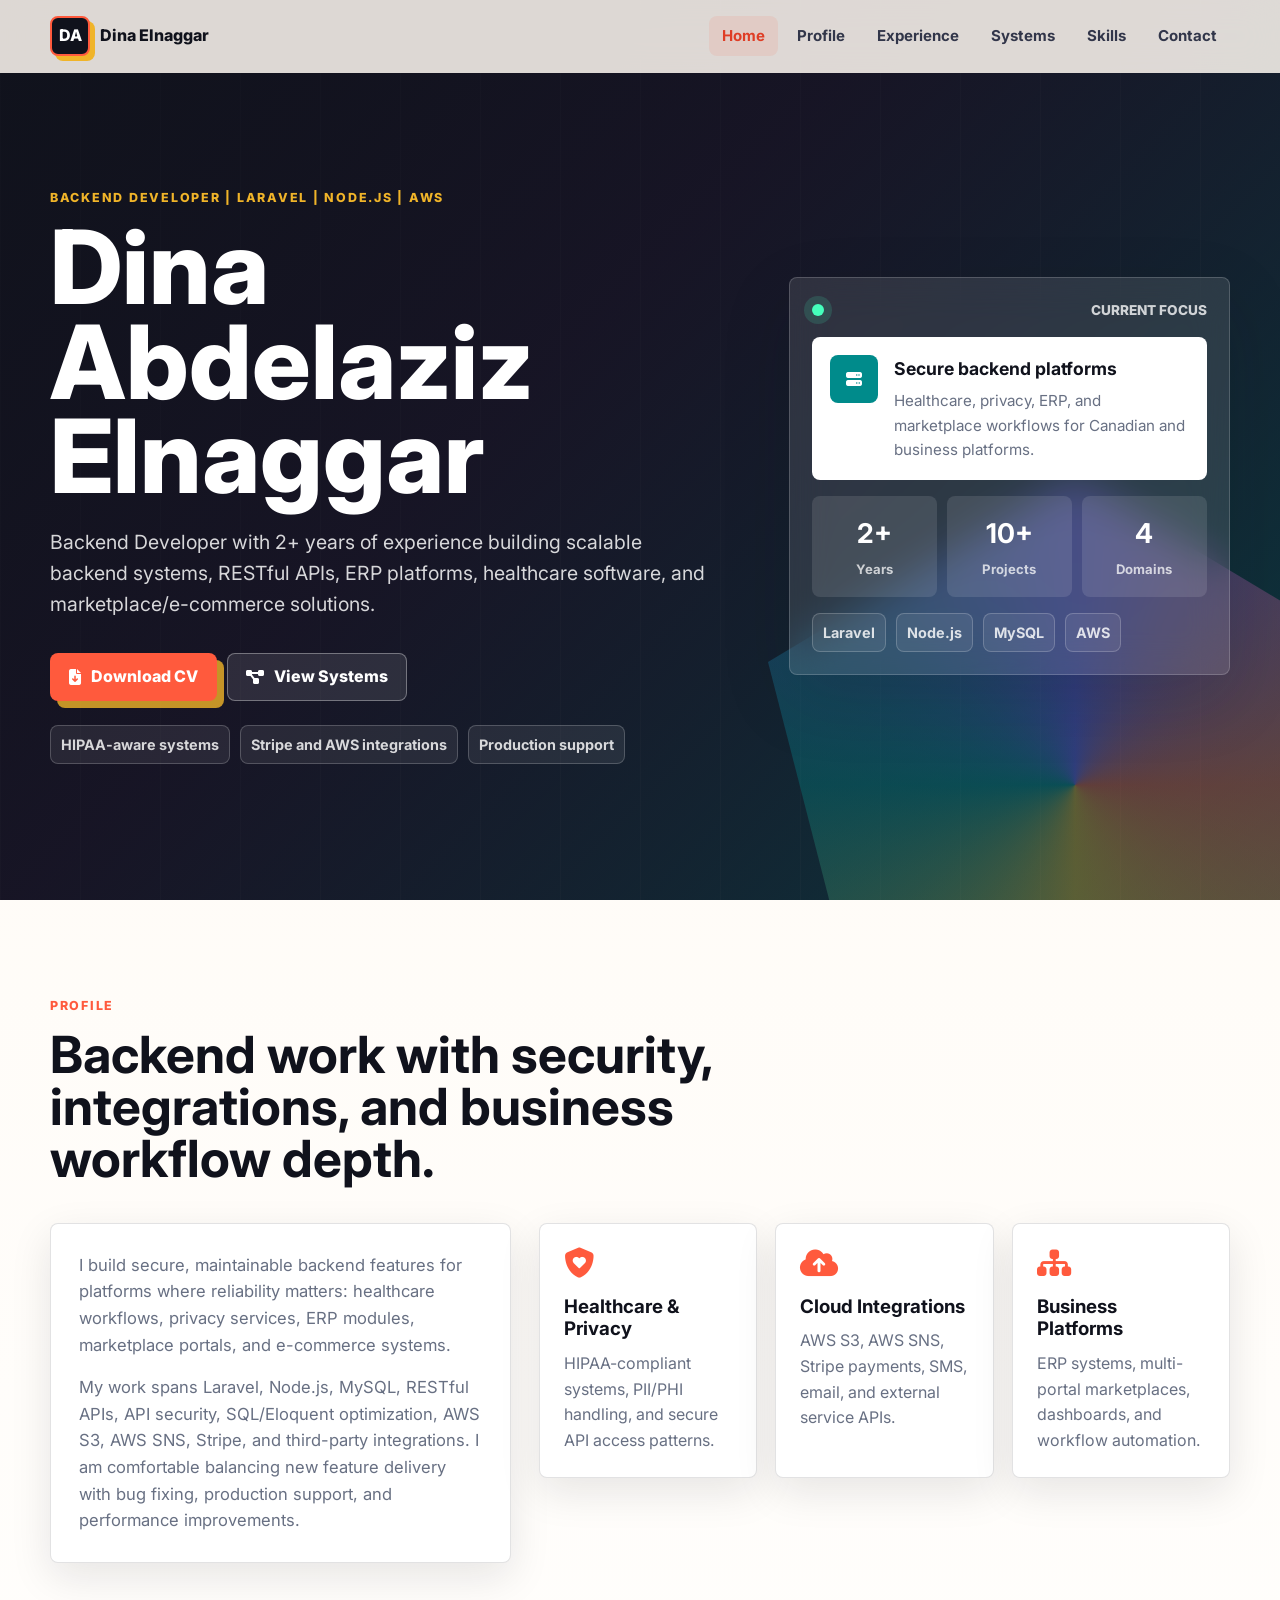
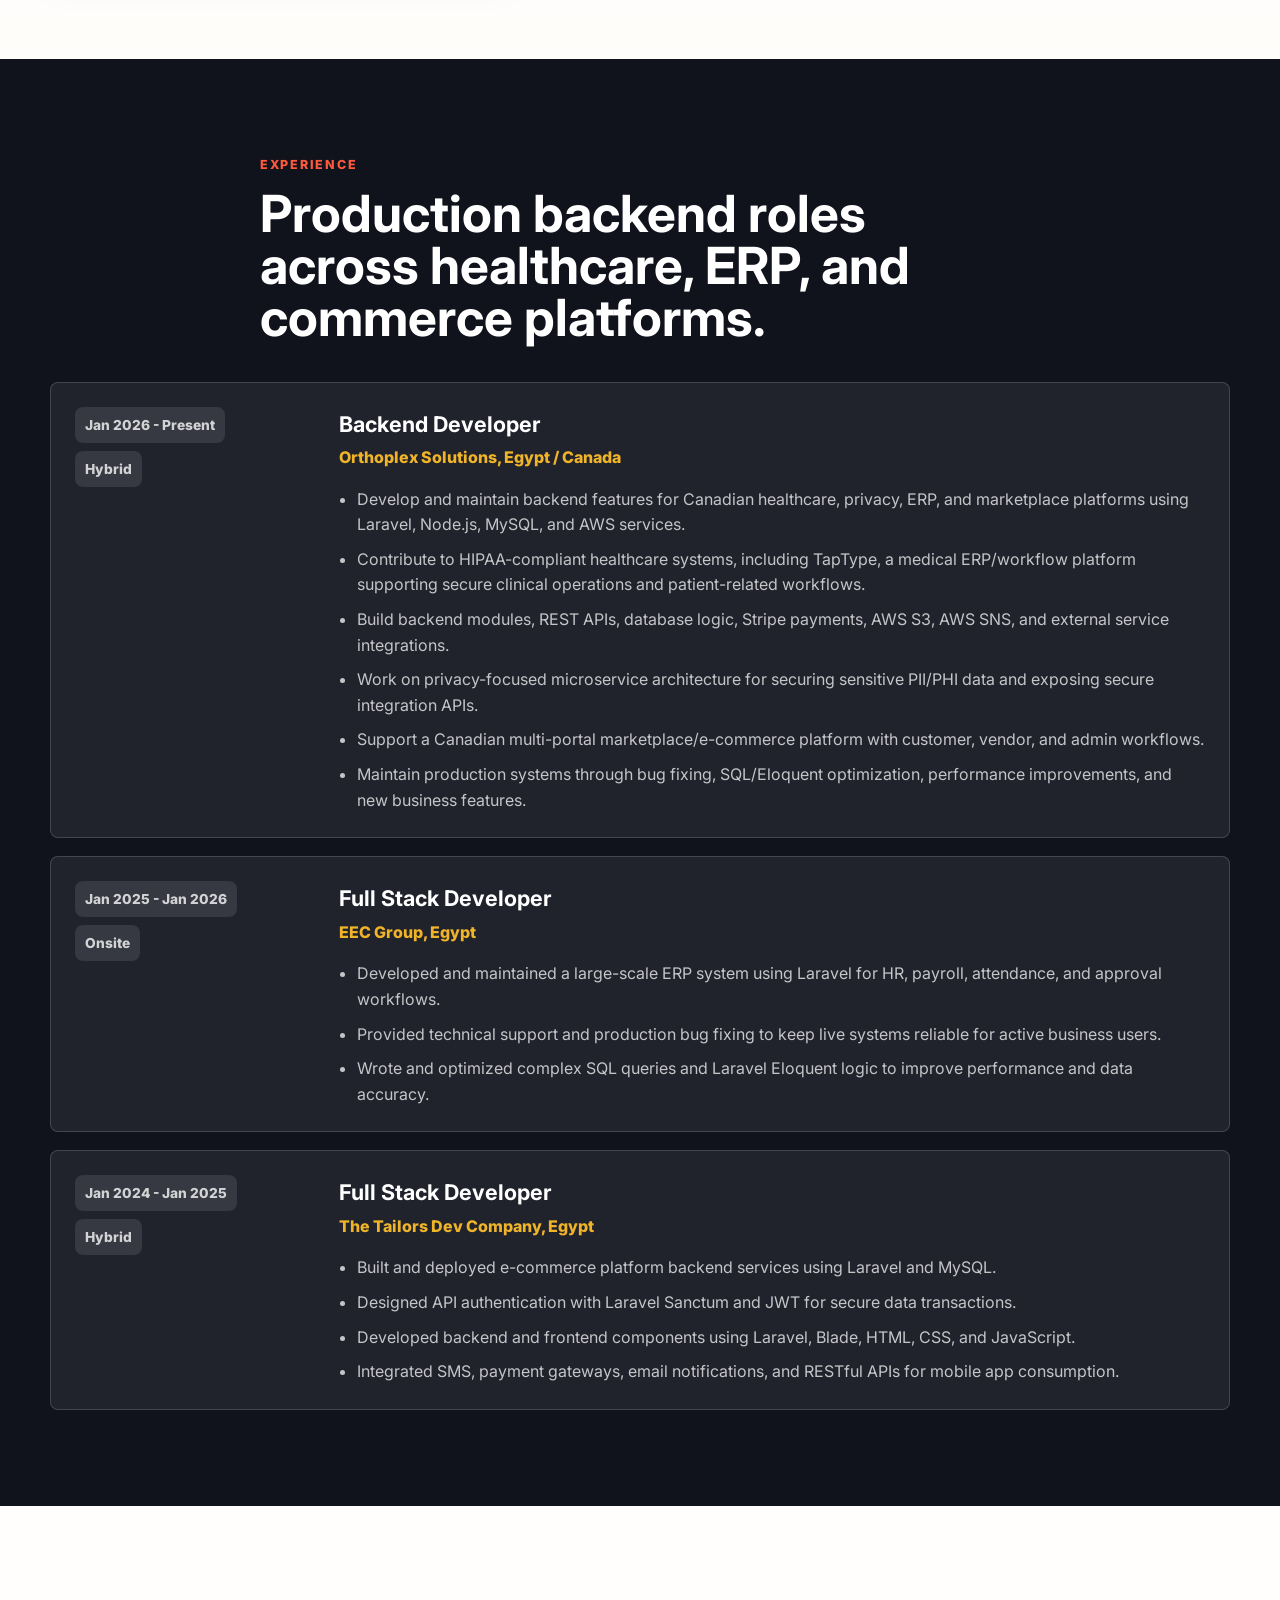
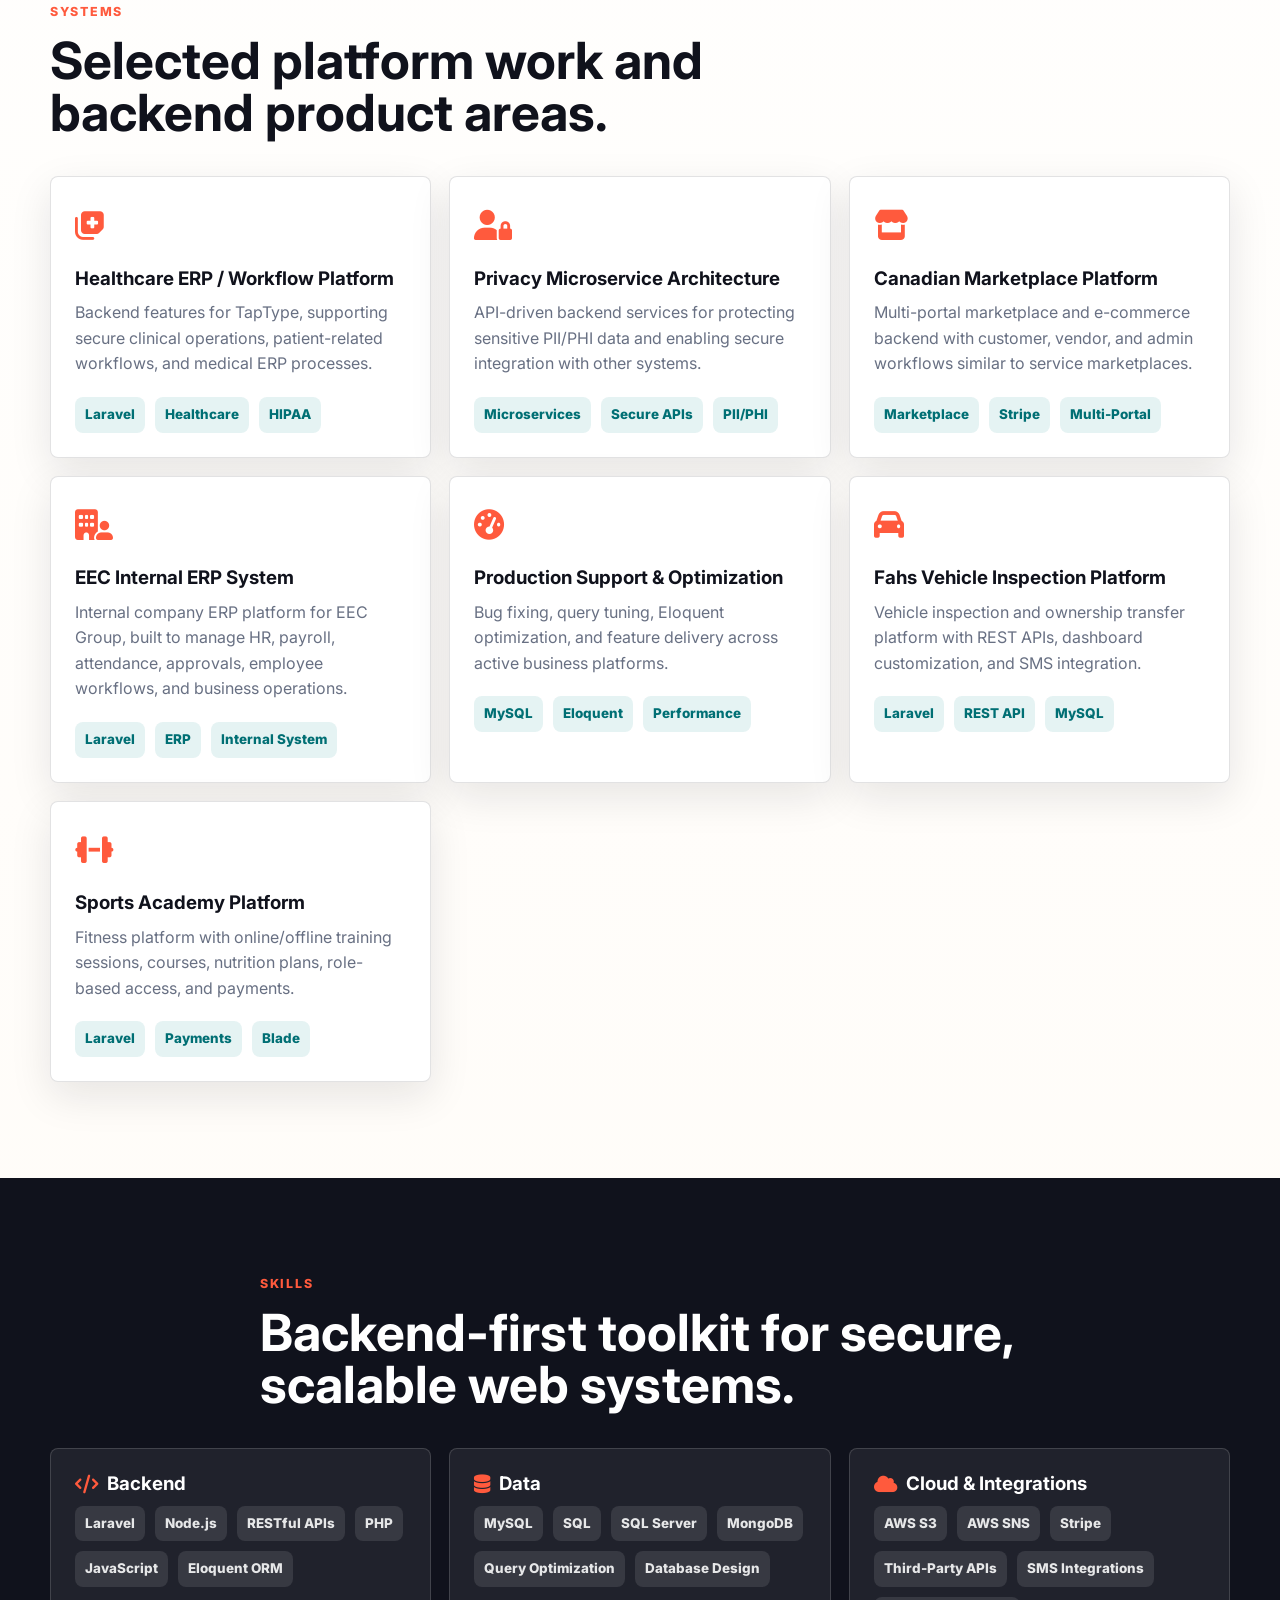
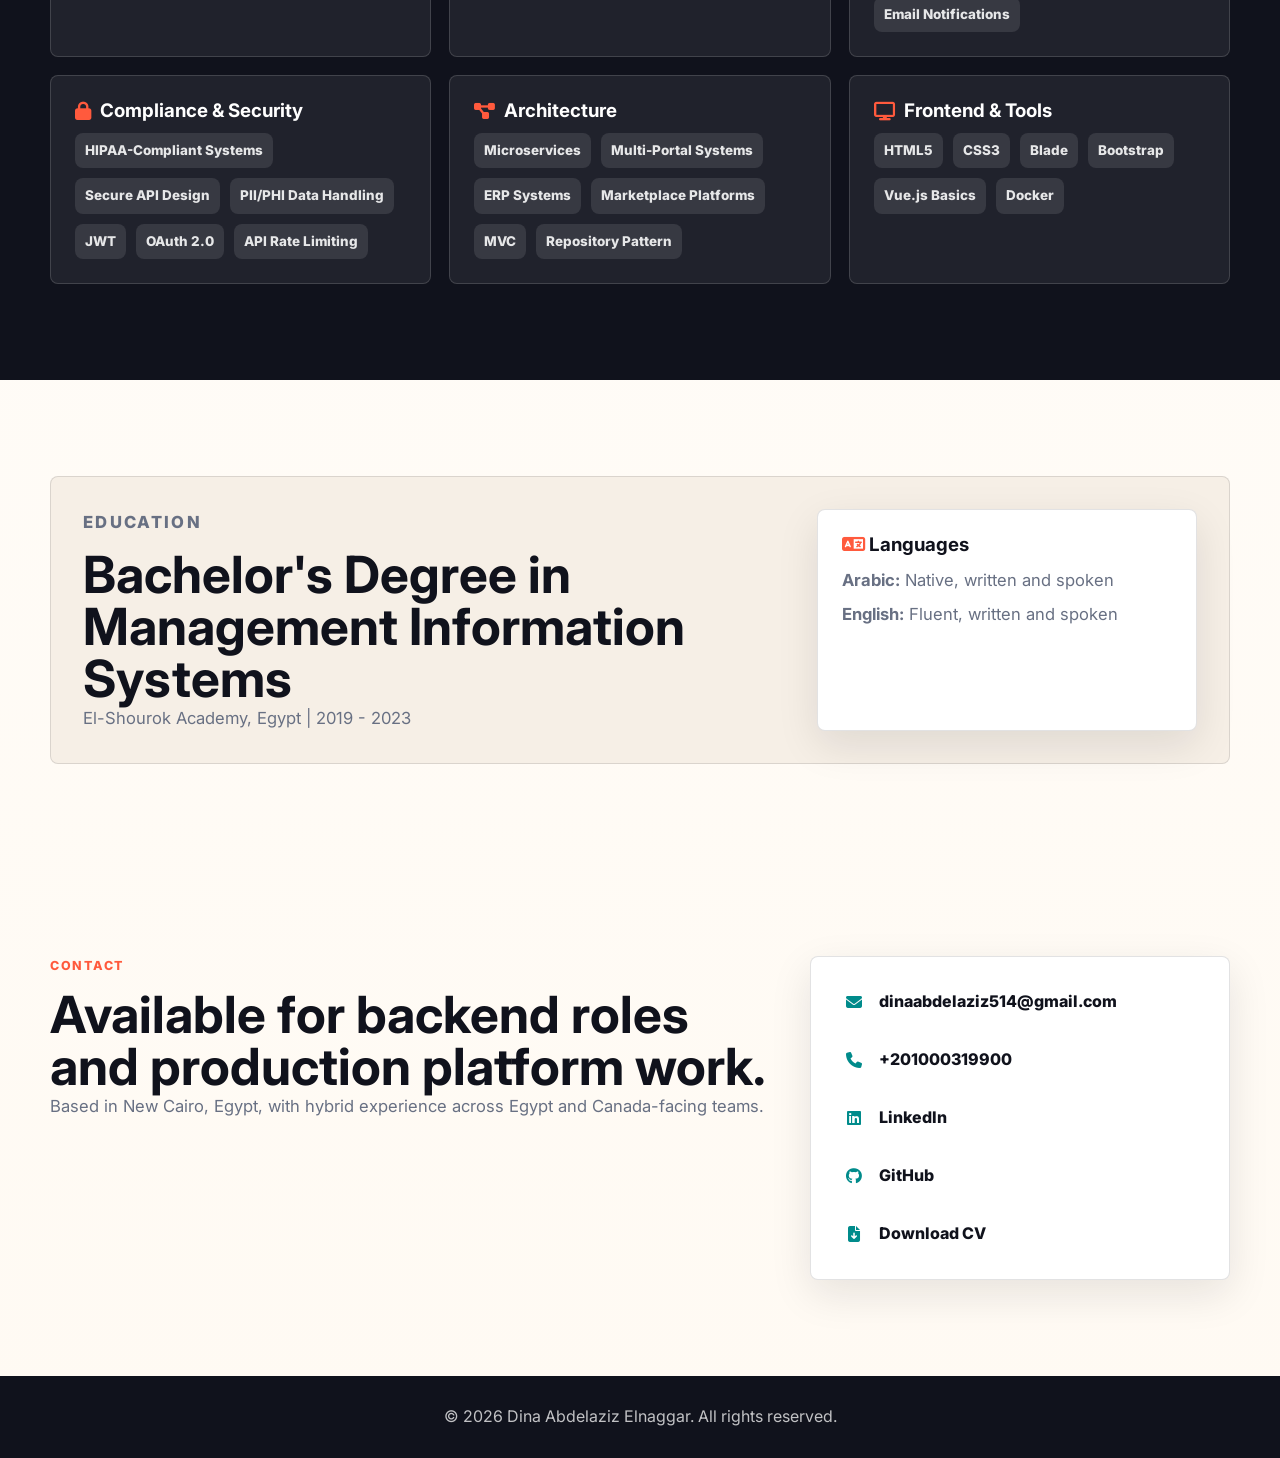
<file: index.html>
<!DOCTYPE html>
<html lang="en">
<head>
    <meta charset="UTF-8">
    <meta name="viewport" content="width=device-width, initial-scale=1.0">
    <meta name="description" content="Dina Abdelaziz Elnaggar is a backend developer building Laravel, Node.js, REST API, ERP, healthcare, marketplace, AWS, and secure integration systems.">
    <meta name="author" content="Dina Abdelaziz Elnaggar">
    <meta property="og:title" content="Dina Abdelaziz Elnaggar - Backend Developer">
    <meta property="og:description" content="Backend developer focused on secure APIs, healthcare software, ERP platforms, marketplace systems, AWS integrations, Stripe, and production support.">
    <meta property="og:type" content="website">
    <title>Dina Abdelaziz Elnaggar - Backend Developer</title>

    <link rel="icon" type="image/svg+xml" href="favicon.svg">
    <link rel="manifest" href="site.webmanifest">
    <link rel="preconnect" href="https://fonts.googleapis.com">
    <link rel="preconnect" href="https://fonts.gstatic.com" crossorigin>
    <link href="https://fonts.googleapis.com/css2?family=Inter:wght@400;500;600;700;800&amp;display=swap" rel="stylesheet">
    <link rel="stylesheet" href="https://cdnjs.cloudflare.com/ajax/libs/font-awesome/6.4.0/css/all.min.css">
    <link rel="stylesheet" href="styles.css">
    <script>document.documentElement.classList.add('js');</script>
</head>
<body>
    <header class="site-header" data-header>
        <nav class="nav-shell" aria-label="Main navigation">
            <a class="brand" href="#home" aria-label="Dina Abdelaziz Elnaggar home">
                <span class="brand-mark">DA</span>
                <span>Dina Elnaggar</span>
            </a>

            <button class="nav-toggle" type="button" aria-label="Open navigation menu" aria-expanded="false" aria-controls="nav-menu" data-nav-toggle>
                <span></span>
                <span></span>
                <span></span>
            </button>

            <ul id="nav-menu" class="nav-menu" data-nav-menu>
                <li><a class="nav-link" href="#home">Home</a></li>
                <li><a class="nav-link" href="#about">Profile</a></li>
                <li><a class="nav-link" href="#experience">Experience</a></li>
                <li><a class="nav-link" href="#projects">Systems</a></li>
                <li><a class="nav-link" href="#skills">Skills</a></li>
                <li><a class="nav-link" href="#contact">Contact</a></li>
            </ul>
        </nav>
    </header>

    <main>
        <section id="home" class="hero section-band">
            <div class="hero-grid">
                <div class="hero-copy reveal">
                    <p class="eyebrow">Backend Developer | Laravel | Node.js | AWS</p>
                    <h1>Dina Abdelaziz Elnaggar</h1>
                    <p class="hero-lede">
                        Backend Developer with 2+ years of experience building scalable backend systems, RESTful APIs, ERP platforms, healthcare software, and marketplace/e-commerce solutions.
                    </p>
                    <div class="hero-actions">
                        <a class="btn btn-primary" href="assets/Dina-Abdelaziz-Elnaggar-CV.pdf" download>
                            <i class="fa-solid fa-file-arrow-down" aria-hidden="true"></i>
                            Download CV
                        </a>
                        <a class="btn btn-secondary" href="#projects">
                            <i class="fa-solid fa-diagram-project" aria-hidden="true"></i>
                            View Systems
                        </a>
                    </div>
                    <div class="hero-proof" aria-label="Professional focus areas">
                        <span>HIPAA-aware systems</span>
                        <span>Stripe and AWS integrations</span>
                        <span>Production support</span>
                    </div>
                </div>

                <aside class="hero-panel reveal" aria-label="Backend specialization snapshot">
                    <div class="panel-header">
                        <span class="status-dot"></span>
                        <span>Current Focus</span>
                    </div>
                    <div class="system-card primary-system">
                        <i class="fa-solid fa-server" aria-hidden="true"></i>
                        <div>
                            <h2>Secure backend platforms</h2>
                            <p>Healthcare, privacy, ERP, and marketplace workflows for Canadian and business platforms.</p>
                        </div>
                    </div>
                    <div class="metric-grid">
                        <div>
                            <strong>2+</strong>
                            <span>Years</span>
                        </div>
                        <div>
                            <strong>10+</strong>
                            <span>Projects</span>
                        </div>
                        <div>
                            <strong>4</strong>
                            <span>Domains</span>
                        </div>
                    </div>
                    <div class="stack-strip">
                        <span>Laravel</span>
                        <span>Node.js</span>
                        <span>MySQL</span>
                        <span>AWS</span>
                    </div>
                </aside>
            </div>
        </section>

        <section id="about" class="about section-band">
            <div class="section-heading reveal">
                <p class="eyebrow">Profile</p>
                <h2>Backend work with security, integrations, and business workflow depth.</h2>
            </div>
            <div class="about-grid">
                <div class="about-copy reveal">
                    <p>
                        I build secure, maintainable backend features for platforms where reliability matters: healthcare workflows, privacy services, ERP modules, marketplace portals, and e-commerce systems.
                    </p>
                    <p>
                        My work spans Laravel, Node.js, MySQL, RESTful APIs, API security, SQL/Eloquent optimization, AWS S3, AWS SNS, Stripe, and third-party integrations. I am comfortable balancing new feature delivery with bug fixing, production support, and performance improvements.
                    </p>
                </div>
                <div class="focus-grid reveal" aria-label="Backend capabilities">
                    <div class="focus-item">
                        <i class="fa-solid fa-shield-heart" aria-hidden="true"></i>
                        <h3>Healthcare & Privacy</h3>
                        <p>HIPAA-compliant systems, PII/PHI handling, and secure API access patterns.</p>
                    </div>
                    <div class="focus-item">
                        <i class="fa-solid fa-cloud-arrow-up" aria-hidden="true"></i>
                        <h3>Cloud Integrations</h3>
                        <p>AWS S3, AWS SNS, Stripe payments, SMS, email, and external service APIs.</p>
                    </div>
                    <div class="focus-item">
                        <i class="fa-solid fa-sitemap" aria-hidden="true"></i>
                        <h3>Business Platforms</h3>
                        <p>ERP systems, multi-portal marketplaces, dashboards, and workflow automation.</p>
                    </div>
                </div>
            </div>
        </section>

        <section id="experience" class="experience section-band">
            <div class="section-heading reveal">
                <p class="eyebrow">Experience</p>
                <h2>Production backend roles across healthcare, ERP, and commerce platforms.</h2>
            </div>

            <div class="timeline" aria-label="Professional experience timeline">
                <article class="timeline-card reveal">
                    <div class="timeline-meta">
                        <span>Jan 2026 - Present</span>
                        <span>Hybrid</span>
                    </div>
                    <div class="timeline-body">
                        <h3>Backend Developer</h3>
                        <p class="company">Orthoplex Solutions, Egypt / Canada</p>
                        <ul>
                            <li>Develop and maintain backend features for Canadian healthcare, privacy, ERP, and marketplace platforms using Laravel, Node.js, MySQL, and AWS services.</li>
                            <li>Contribute to HIPAA-compliant healthcare systems, including TapType, a medical ERP/workflow platform supporting secure clinical operations and patient-related workflows.</li>
                            <li>Build backend modules, REST APIs, database logic, Stripe payments, AWS S3, AWS SNS, and external service integrations.</li>
                            <li>Work on privacy-focused microservice architecture for securing sensitive PII/PHI data and exposing secure integration APIs.</li>
                            <li>Support a Canadian multi-portal marketplace/e-commerce platform with customer, vendor, and admin workflows.</li>
                            <li>Maintain production systems through bug fixing, SQL/Eloquent optimization, performance improvements, and new business features.</li>
                        </ul>
                    </div>
                </article>

                <article class="timeline-card reveal">
                    <div class="timeline-meta">
                        <span>Jan 2025 - Jan 2026</span>
                        <span>Onsite</span>
                    </div>
                    <div class="timeline-body">
                        <h3>Full Stack Developer</h3>
                        <p class="company">EEC Group, Egypt</p>
                        <ul>
                            <li>Developed and maintained a large-scale ERP system using Laravel for HR, payroll, attendance, and approval workflows.</li>
                            <li>Provided technical support and production bug fixing to keep live systems reliable for active business users.</li>
                            <li>Wrote and optimized complex SQL queries and Laravel Eloquent logic to improve performance and data accuracy.</li>
                        </ul>
                    </div>
                </article>

                <article class="timeline-card reveal">
                    <div class="timeline-meta">
                        <span>Jan 2024 - Jan 2025</span>
                        <span>Hybrid</span>
                    </div>
                    <div class="timeline-body">
                        <h3>Full Stack Developer</h3>
                        <p class="company">The Tailors Dev Company, Egypt</p>
                        <ul>
                            <li>Built and deployed e-commerce platform backend services using Laravel and MySQL.</li>
                            <li>Designed API authentication with Laravel Sanctum and JWT for secure data transactions.</li>
                            <li>Developed backend and frontend components using Laravel, Blade, HTML, CSS, and JavaScript.</li>
                            <li>Integrated SMS, payment gateways, email notifications, and RESTful APIs for mobile app consumption.</li>
                        </ul>
                    </div>
                </article>
            </div>
        </section>

        <section id="projects" class="projects section-band">
            <div class="section-heading reveal">
                <p class="eyebrow">Systems</p>
                <h2>Selected platform work and backend product areas.</h2>
            </div>

            <div class="projects-grid">
                <article class="project-card reveal">
                    <div class="project-icon"><i class="fa-solid fa-notes-medical" aria-hidden="true"></i></div>
                    <h3>Healthcare ERP / Workflow Platform</h3>
                    <p>Backend features for TapType, supporting secure clinical operations, patient-related workflows, and medical ERP processes.</p>
                    <div class="tag-row">
                        <span>Laravel</span>
                        <span>Healthcare</span>
                        <span>HIPAA</span>
                    </div>
                </article>

                <article class="project-card reveal">
                    <div class="project-icon"><i class="fa-solid fa-user-lock" aria-hidden="true"></i></div>
                    <h3>Privacy Microservice Architecture</h3>
                    <p>API-driven backend services for protecting sensitive PII/PHI data and enabling secure integration with other systems.</p>
                    <div class="tag-row">
                        <span>Microservices</span>
                        <span>Secure APIs</span>
                        <span>PII/PHI</span>
                    </div>
                </article>

                <article class="project-card reveal">
                    <div class="project-icon"><i class="fa-solid fa-store" aria-hidden="true"></i></div>
                    <h3>Canadian Marketplace Platform</h3>
                    <p>Multi-portal marketplace and e-commerce backend with customer, vendor, and admin workflows similar to service marketplaces.</p>
                    <div class="tag-row">
                        <span>Marketplace</span>
                        <span>Stripe</span>
                        <span>Multi-Portal</span>
                    </div>
                </article>

                <article class="project-card reveal">
                    <div class="project-icon"><i class="fa-solid fa-building-user" aria-hidden="true"></i></div>
                    <h3>EEC Internal ERP System</h3>
                    <p>Internal company ERP platform for EEC Group, built to manage HR, payroll, attendance, approvals, employee workflows, and business operations.</p>
                    <div class="tag-row">
                        <span>Laravel</span>
                        <span>ERP</span>
                        <span>Internal System</span>
                    </div>
                </article>

                <article class="project-card reveal">
                    <div class="project-icon"><i class="fa-solid fa-gauge-high" aria-hidden="true"></i></div>
                    <h3>Production Support & Optimization</h3>
                    <p>Bug fixing, query tuning, Eloquent optimization, and feature delivery across active business platforms.</p>
                    <div class="tag-row">
                        <span>MySQL</span>
                        <span>Eloquent</span>
                        <span>Performance</span>
                    </div>
                </article>

                <article class="project-card reveal">
                    <div class="project-icon"><i class="fa-solid fa-car" aria-hidden="true"></i></div>
                    <h3>Fahs Vehicle Inspection Platform</h3>
                    <p>Vehicle inspection and ownership transfer platform with REST APIs, dashboard customization, and SMS integration.</p>
                    <div class="tag-row">
                        <span>Laravel</span>
                        <span>REST API</span>
                        <span>MySQL</span>
                    </div>
                </article>

                <article class="project-card reveal">
                    <div class="project-icon"><i class="fa-solid fa-dumbbell" aria-hidden="true"></i></div>
                    <h3>Sports Academy Platform</h3>
                    <p>Fitness platform with online/offline training sessions, courses, nutrition plans, role-based access, and payments.</p>
                    <div class="tag-row">
                        <span>Laravel</span>
                        <span>Payments</span>
                        <span>Blade</span>
                    </div>
                </article>
            </div>
        </section>

        <section id="skills" class="skills section-band">
            <div class="section-heading reveal">
                <p class="eyebrow">Skills</p>
                <h2>Backend-first toolkit for secure, scalable web systems.</h2>
            </div>

            <div class="skills-layout">
                <article class="skill-card reveal">
                    <h3><i class="fa-solid fa-code" aria-hidden="true"></i> Backend</h3>
                    <div class="skill-list">
                        <span>Laravel</span>
                        <span>Node.js</span>
                        <span>RESTful APIs</span>
                        <span>PHP</span>
                        <span>JavaScript</span>
                        <span>Eloquent ORM</span>
                    </div>
                </article>

                <article class="skill-card reveal">
                    <h3><i class="fa-solid fa-database" aria-hidden="true"></i> Data</h3>
                    <div class="skill-list">
                        <span>MySQL</span>
                        <span>SQL</span>
                        <span>SQL Server</span>
                        <span>MongoDB</span>
                        <span>Query Optimization</span>
                        <span>Database Design</span>
                    </div>
                </article>

                <article class="skill-card reveal">
                    <h3><i class="fa-solid fa-cloud" aria-hidden="true"></i> Cloud & Integrations</h3>
                    <div class="skill-list">
                        <span>AWS S3</span>
                        <span>AWS SNS</span>
                        <span>Stripe</span>
                        <span>Third-Party APIs</span>
                        <span>SMS Integrations</span>
                        <span>Email Notifications</span>
                    </div>
                </article>

                <article class="skill-card reveal">
                    <h3><i class="fa-solid fa-lock" aria-hidden="true"></i> Compliance & Security</h3>
                    <div class="skill-list">
                        <span>HIPAA-Compliant Systems</span>
                        <span>Secure API Design</span>
                        <span>PII/PHI Data Handling</span>
                        <span>JWT</span>
                        <span>OAuth 2.0</span>
                        <span>API Rate Limiting</span>
                    </div>
                </article>

                <article class="skill-card reveal">
                    <h3><i class="fa-solid fa-diagram-project" aria-hidden="true"></i> Architecture</h3>
                    <div class="skill-list">
                        <span>Microservices</span>
                        <span>Multi-Portal Systems</span>
                        <span>ERP Systems</span>
                        <span>Marketplace Platforms</span>
                        <span>MVC</span>
                        <span>Repository Pattern</span>
                    </div>
                </article>

                <article class="skill-card reveal">
                    <h3><i class="fa-solid fa-display" aria-hidden="true"></i> Frontend & Tools</h3>
                    <div class="skill-list">
                        <span>HTML5</span>
                        <span>CSS3</span>
                        <span>Blade</span>
                        <span>Bootstrap</span>
                        <span>Vue.js Basics</span>
                        <span>Docker</span>
                    </div>
                </article>
            </div>
        </section>

        <section class="education section-band" aria-labelledby="education-title">
            <div class="education-grid reveal">
                <div>
                    <p class="eyebrow">Education</p>
                    <h2 id="education-title">Bachelor's Degree in Management Information Systems</h2>
                    <p>El-Shourok Academy, Egypt | 2019 - 2023</p>
                </div>
                <div class="language-panel">
                    <h3><i class="fa-solid fa-language" aria-hidden="true"></i> Languages</h3>
                    <p><strong>Arabic:</strong> Native, written and spoken</p>
                    <p><strong>English:</strong> Fluent, written and spoken</p>
                </div>
            </div>
        </section>

        <section id="contact" class="contact section-band">
            <div class="contact-grid">
                <div class="section-heading reveal">
                    <p class="eyebrow">Contact</p>
                    <h2>Available for backend roles and production platform work.</h2>
                    <p>Based in New Cairo, Egypt, with hybrid experience across Egypt and Canada-facing teams.</p>
                </div>

                <div class="contact-card reveal">
                    <a href="mailto:dinaabdelaziz514@gmail.com">
                        <i class="fa-solid fa-envelope" aria-hidden="true"></i>
                        <span>dinaabdelaziz514@gmail.com</span>
                    </a>
                    <a href="tel:+201000319900">
                        <i class="fa-solid fa-phone" aria-hidden="true"></i>
                        <span>+201000319900</span>
                    </a>
                    <a href="https://www.linkedin.com/in/dina-elnaggar-77d" target="_blank" rel="noopener noreferrer">
                        <i class="fa-brands fa-linkedin" aria-hidden="true"></i>
                        <span>LinkedIn</span>
                    </a>
                    <a href="https://github.com/DinaElnaggar" target="_blank" rel="noopener noreferrer">
                        <i class="fa-brands fa-github" aria-hidden="true"></i>
                        <span>GitHub</span>
                    </a>
                    <a href="assets/Dina-Abdelaziz-Elnaggar-CV.pdf" download>
                        <i class="fa-solid fa-file-arrow-down" aria-hidden="true"></i>
                        <span>Download CV</span>
                    </a>
                </div>
            </div>
        </section>
    </main>

    <footer class="footer">
        <p>&copy; 2026 Dina Abdelaziz Elnaggar. All rights reserved.</p>
    </footer>

    <button class="back-to-top" type="button" aria-label="Back to top" data-back-to-top>
        <i class="fa-solid fa-arrow-up" aria-hidden="true"></i>
    </button>

    <script src="script.js"></script>
</body>
</html>
</file>
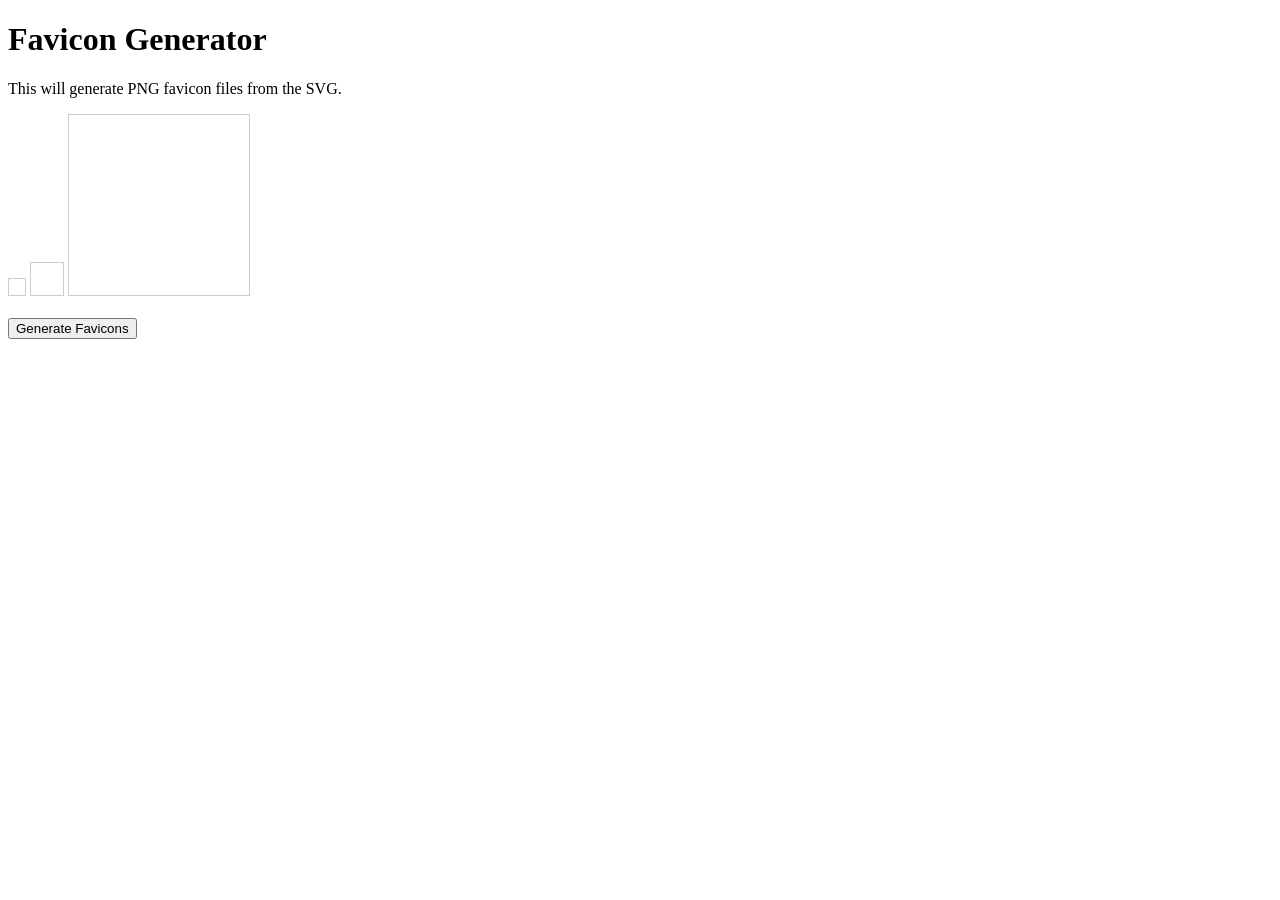
<file: generate-favicons.html>
<!DOCTYPE html>
<html>
<head>
    <title>Generate Favicons</title>
</head>
<body>
    <h1>Favicon Generator</h1>
    <p>This will generate PNG favicon files from the SVG.</p>
    
    <canvas id="canvas16" width="16" height="16" style="border: 1px solid #ccc;"></canvas>
    <canvas id="canvas32" width="32" height="32" style="border: 1px solid #ccc;"></canvas>
    <canvas id="canvas180" width="180" height="180" style="border: 1px solid #ccc;"></canvas>
    
    <br><br>
    <button onclick="generateFavicons()">Generate Favicons</button>
    
    <script>
        function generateFavicons() {
            const svgString = `<svg xmlns="http://www.w3.org/2000/svg" viewBox="0 0 32 32" width="32" height="32">
                <defs>
                    <linearGradient id="grad1" x1="0%" y1="0%" x2="100%" y2="100%">
                        <stop offset="0%" style="stop-color:#93c5fd;stop-opacity:1" />
                        <stop offset="100%" style="stop-color:#bae6fd;stop-opacity:1" />
                    </linearGradient>
                </defs>
                
                <circle cx="16" cy="16" r="15" fill="url(#grad1)" stroke="#6b7280" stroke-width="1"/>
                <text x="16" y="20" font-family="monospace" font-size="14" font-weight="bold" text-anchor="middle" fill="white">&lt;/&gt;</text>
                <circle cx="8" cy="8" r="1" fill="white" opacity="0.7"/>
                <circle cx="24" cy="8" r="1" fill="white" opacity="0.7"/>
                <circle cx="8" cy="24" r="1" fill="white" opacity="0.7"/>
                <circle cx="24" cy="24" r="1" fill="white" opacity="0.7"/>
            </svg>`;
            
            const canvas16 = document.getElementById('canvas16');
            const canvas32 = document.getElementById('canvas32');
            const canvas180 = document.getElementById('canvas180');
            
            const ctx16 = canvas16.getContext('2d');
            const ctx32 = canvas32.getContext('2d');
            const ctx180 = canvas180.getContext('2d');
            
            const img = new Image();
            img.onload = function() {
                // Draw 16x16
                ctx16.drawImage(img, 0, 0, 16, 16);
                
                // Draw 32x32
                ctx32.drawImage(img, 0, 0, 32, 32);
                
                // Draw 180x180
                ctx180.drawImage(img, 0, 0, 180, 180);
                
                // Convert to data URLs
                const data16 = canvas16.toDataURL('image/png');
                const data32 = canvas32.toDataURL('image/png');
                const data180 = canvas180.toDataURL('image/png');
                
                // Create download links
                const link16 = document.createElement('a');
                link16.download = 'favicon-16x16.png';
                link16.href = data16;
                link16.click();
                
                const link32 = document.createElement('a');
                link32.download = 'favicon-32x32.png';
                link32.href = data32;
                link32.click();
                
                const link180 = document.createElement('a');
                link180.download = 'apple-touch-icon.png';
                link180.href = data180;
                link180.click();
                
                alert('Favicon files generated! Check your downloads folder.');
            };
            
            const svgBlob = new Blob([svgString], {type: 'image/svg+xml'});
            const url = URL.createObjectURL(svgBlob);
            img.src = url;
        }
    </script>
</body>
</html>
</file>
<file: styles.css>
:root {
    --ink: #10121c;
    --ink-soft: #32364a;
    --muted: #687083;
    --paper: #fffaf3;
    --paper-strong: #ffffff;
    --panel: #f6efe6;
    --line: rgba(16, 18, 28, 0.12);
    --coral: #ff5a3d;
    --coral-dark: #df3d25;
    --teal: #008b8b;
    --teal-dark: #006f74;
    --mustard: #f0b429;
    --violet: #6d5dfc;
    --shadow: 0 24px 70px rgba(16, 18, 28, 0.14);
    --shadow-soft: 0 14px 42px rgba(16, 18, 28, 0.1);
    --radius: 8px;
    --max: 1180px;
}

* {
    box-sizing: border-box;
    margin: 0;
    padding: 0;
}

html {
    scroll-behavior: smooth;
    scroll-padding-top: 88px;
}

body {
    min-width: 320px;
    font-family: "Inter", system-ui, -apple-system, BlinkMacSystemFont, "Segoe UI", sans-serif;
    color: var(--ink);
    background:
        radial-gradient(circle at top left, rgba(255, 90, 61, 0.13), transparent 32rem),
        linear-gradient(180deg, var(--paper) 0%, #fff 38%, var(--paper) 100%);
    line-height: 1.6;
    overflow-x: hidden;
}

body.nav-open {
    overflow: hidden;
}

a {
    color: inherit;
}

img,
svg {
    max-width: 100%;
}

button,
a {
    -webkit-tap-highlight-color: transparent;
}

.site-header {
    position: fixed;
    top: 0;
    left: 0;
    right: 0;
    z-index: 50;
    background: rgba(255, 250, 243, 0.86);
    border-bottom: 1px solid transparent;
    backdrop-filter: blur(18px);
    transition: border-color 180ms ease, box-shadow 180ms ease, background 180ms ease;
}

.site-header.is-scrolled {
    background: rgba(255, 250, 243, 0.96);
    border-color: var(--line);
    box-shadow: 0 8px 30px rgba(16, 18, 28, 0.08);
}

.nav-shell {
    width: min(var(--max), calc(100% - 40px));
    min-height: 72px;
    margin: 0 auto;
    display: flex;
    align-items: center;
    justify-content: space-between;
    gap: 24px;
}

.brand {
    display: inline-flex;
    align-items: center;
    gap: 10px;
    color: var(--ink);
    font-weight: 800;
    text-decoration: none;
}

.brand-mark {
    width: 40px;
    height: 40px;
    display: inline-grid;
    place-items: center;
    color: white;
    background: var(--ink);
    border: 2px solid var(--coral);
    border-radius: var(--radius);
    box-shadow: 5px 5px 0 var(--mustard);
    letter-spacing: 0;
}

.nav-menu {
    display: flex;
    align-items: center;
    gap: 6px;
    list-style: none;
}

.nav-link {
    display: inline-flex;
    align-items: center;
    min-height: 40px;
    padding: 0 13px;
    color: var(--ink-soft);
    border-radius: var(--radius);
    font-size: 0.94rem;
    font-weight: 700;
    text-decoration: none;
    transition: color 180ms ease, background 180ms ease;
}

.nav-link:hover,
.nav-link.active {
    color: var(--coral-dark);
    background: rgba(255, 90, 61, 0.1);
}

.nav-toggle {
    display: none;
    width: 44px;
    height: 44px;
    border: 1px solid var(--line);
    border-radius: var(--radius);
    background: var(--paper-strong);
    cursor: pointer;
}

.nav-toggle span {
    display: block;
    width: 20px;
    height: 2px;
    margin: 5px auto;
    background: var(--ink);
    transition: transform 180ms ease, opacity 180ms ease;
}

.nav-toggle.is-active span:nth-child(1) {
    transform: translateY(7px) rotate(45deg);
}

.nav-toggle.is-active span:nth-child(2) {
    opacity: 0;
}

.nav-toggle.is-active span:nth-child(3) {
    transform: translateY(-7px) rotate(-45deg);
}

.section-band {
    width: min(var(--max), calc(100% - 40px));
    margin: 0 auto;
    padding: 96px 0;
}

.hero {
    width: 100%;
    min-height: 100vh;
    padding: 128px max(20px, calc((100% - var(--max)) / 2)) 76px;
    display: grid;
    align-items: center;
    color: white;
    background:
        linear-gradient(135deg, rgba(16, 18, 28, 0.92), rgba(16, 18, 28, 0.66)),
        repeating-linear-gradient(90deg, rgba(255,255,255,0.08) 0 1px, transparent 1px 80px),
        linear-gradient(135deg, #10121c 0%, #35204c 42%, #008b8b 100%);
    position: relative;
    overflow: hidden;
}

.hero::before {
    content: "";
    position: absolute;
    inset: auto -8vw -15vw auto;
    width: min(48vw, 620px);
    aspect-ratio: 1;
    background: conic-gradient(from 90deg, var(--coral), var(--mustard), var(--teal), var(--violet), var(--coral));
    opacity: 0.34;
    clip-path: polygon(50% 0, 100% 30%, 82% 100%, 18% 100%, 0 30%);
}

.hero-grid {
    position: relative;
    z-index: 1;
    width: min(var(--max), 100%);
    display: grid;
    grid-template-columns: minmax(0, 1.08fr) minmax(340px, 0.72fr);
    align-items: center;
    gap: clamp(32px, 6vw, 86px);
}

.eyebrow {
    margin-bottom: 12px;
    color: var(--coral);
    font-size: 0.78rem;
    font-weight: 800;
    letter-spacing: 0.14em;
    text-transform: uppercase;
}

.hero .eyebrow {
    color: var(--mustard);
}

.hero h1 {
    max-width: 880px;
    font-size: clamp(3rem, 8vw, 6.8rem);
    line-height: 0.92;
    font-weight: 800;
}

.hero-lede {
    max-width: 720px;
    margin-top: 24px;
    color: rgba(255, 255, 255, 0.83);
    font-size: clamp(1.02rem, 2vw, 1.22rem);
}

.hero-actions,
.hero-proof,
.tag-row,
.stack-strip,
.skill-list {
    display: flex;
    flex-wrap: wrap;
    gap: 10px;
}

.hero-actions {
    margin-top: 32px;
}

.btn {
    min-height: 48px;
    display: inline-flex;
    align-items: center;
    justify-content: center;
    gap: 10px;
    padding: 0 18px;
    border: 1px solid transparent;
    border-radius: var(--radius);
    font-weight: 800;
    text-decoration: none;
    transition: transform 180ms ease, box-shadow 180ms ease, background 180ms ease;
}

.btn:hover {
    transform: translateY(-2px);
}

.btn-primary {
    color: white;
    background: var(--coral);
    box-shadow: 7px 7px 0 rgba(240, 180, 41, 0.8);
}

.btn-primary:hover {
    background: var(--coral-dark);
}

.btn-secondary {
    color: white;
    border-color: rgba(255, 255, 255, 0.34);
    background: rgba(255, 255, 255, 0.1);
}

.btn-secondary:hover {
    background: rgba(255, 255, 255, 0.16);
}

.hero-proof {
    margin-top: 24px;
}

.hero-proof span,
.stack-strip span {
    padding: 7px 10px;
    border: 1px solid rgba(255, 255, 255, 0.2);
    border-radius: var(--radius);
    background: rgba(255, 255, 255, 0.08);
    color: rgba(255, 255, 255, 0.82);
    font-size: 0.9rem;
    font-weight: 700;
}

.hero-panel {
    padding: 22px;
    border: 1px solid rgba(255, 255, 255, 0.18);
    border-radius: var(--radius);
    background: rgba(255, 255, 255, 0.11);
    box-shadow: var(--shadow);
    backdrop-filter: blur(20px);
}

.panel-header,
.timeline-meta,
.contact-card a {
    display: flex;
    align-items: center;
}

.panel-header {
    justify-content: space-between;
    margin-bottom: 16px;
    color: rgba(255, 255, 255, 0.78);
    font-size: 0.85rem;
    font-weight: 800;
    text-transform: uppercase;
}

.status-dot {
    width: 12px;
    height: 12px;
    border-radius: 999px;
    background: #45ffbc;
    box-shadow: 0 0 0 8px rgba(69, 255, 188, 0.14);
}

.system-card {
    display: grid;
    grid-template-columns: 48px 1fr;
    gap: 16px;
    padding: 18px;
    border-radius: var(--radius);
    background: white;
    color: var(--ink);
}

.system-card i {
    width: 48px;
    height: 48px;
    display: grid;
    place-items: center;
    color: white;
    background: var(--teal);
    border-radius: var(--radius);
}

.system-card h2 {
    margin-bottom: 6px;
    font-size: 1.1rem;
}

.system-card p {
    color: var(--muted);
    font-size: 0.95rem;
}

.metric-grid {
    display: grid;
    grid-template-columns: repeat(3, 1fr);
    gap: 10px;
    margin: 16px 0;
}

.metric-grid div {
    padding: 16px 10px;
    border-radius: var(--radius);
    background: rgba(255, 255, 255, 0.11);
    text-align: center;
}

.metric-grid strong {
    display: block;
    font-size: 1.7rem;
}

.metric-grid span {
    color: rgba(255, 255, 255, 0.74);
    font-size: 0.82rem;
    font-weight: 700;
}

.section-heading {
    max-width: 760px;
    margin-bottom: 38px;
}

.section-heading h2,
.education-grid h2 {
    font-size: clamp(2rem, 4vw, 3.6rem);
    line-height: 1.02;
}

.section-heading > p:not(.eyebrow),
.education-grid > div > p,
.about-copy p {
    color: var(--muted);
    font-size: 1.04rem;
}

.about {
    width: min(var(--max), calc(100% - 40px));
}

.about-grid {
    display: grid;
    grid-template-columns: minmax(0, 0.8fr) minmax(0, 1.2fr);
    gap: 28px;
    align-items: start;
}

.about-copy {
    padding: 28px;
    border: 1px solid var(--line);
    border-radius: var(--radius);
    background: var(--paper-strong);
    box-shadow: var(--shadow-soft);
}

.about-copy p + p {
    margin-top: 16px;
}

.focus-grid,
.skills-layout,
.projects-grid {
    display: grid;
    gap: 18px;
}

.focus-grid {
    grid-template-columns: repeat(3, minmax(0, 1fr));
}

.focus-item,
.project-card,
.skill-card,
.language-panel,
.contact-card {
    border: 1px solid var(--line);
    border-radius: var(--radius);
    background: var(--paper-strong);
    box-shadow: var(--shadow-soft);
}

.focus-item {
    min-height: 230px;
    padding: 24px;
}

.focus-item i,
.project-icon,
.skill-card h3 i,
.language-panel h3 i {
    color: var(--coral);
}

.focus-item i,
.project-icon {
    margin-bottom: 18px;
    font-size: 1.9rem;
}

.focus-item h3,
.project-card h3,
.skill-card h3,
.language-panel h3 {
    margin-bottom: 10px;
    line-height: 1.2;
}

.focus-item p,
.project-card p,
.timeline-body li,
.language-panel p {
    color: var(--muted);
}

.experience,
.skills {
    width: 100%;
    max-width: none;
    background: var(--ink);
    color: white;
}

.experience {
    padding-left: max(20px, calc((100% - var(--max)) / 2));
    padding-right: max(20px, calc((100% - var(--max)) / 2));
}

.experience .section-heading,
.skills .section-heading {
    width: min(var(--max), 100%);
    margin-left: auto;
    margin-right: auto;
}

.experience .section-heading > p:not(.eyebrow),
.skills .section-heading > p:not(.eyebrow) {
    color: rgba(255, 255, 255, 0.72);
}

.timeline {
    width: min(var(--max), 100%);
    margin: 0 auto;
    display: grid;
    gap: 18px;
}

.timeline-card {
    display: grid;
    grid-template-columns: 240px 1fr;
    gap: 24px;
    padding: 24px;
    border: 1px solid rgba(255, 255, 255, 0.16);
    border-radius: var(--radius);
    background: rgba(255, 255, 255, 0.07);
}

.timeline-meta {
    align-self: start;
    flex-direction: column;
    align-items: flex-start;
    gap: 8px;
}

.timeline-meta span {
    padding: 7px 10px;
    border-radius: var(--radius);
    background: rgba(255, 255, 255, 0.1);
    color: rgba(255, 255, 255, 0.78);
    font-size: 0.86rem;
    font-weight: 800;
}

.timeline-body h3 {
    margin-bottom: 4px;
    font-size: 1.35rem;
}

.company {
    margin-bottom: 16px;
    color: var(--mustard);
    font-weight: 800;
}

.timeline-body ul {
    display: grid;
    gap: 9px;
    padding-left: 18px;
}

.timeline-body li {
    color: rgba(255, 255, 255, 0.74);
}

.projects-grid {
    grid-template-columns: repeat(3, minmax(0, 1fr));
}

.project-card {
    padding: 24px;
    transition: transform 180ms ease, box-shadow 180ms ease;
}

.project-card:hover,
.skill-card:hover,
.focus-item:hover {
    transform: translateY(-4px);
    box-shadow: var(--shadow);
}

.tag-row {
    margin-top: 20px;
}

.tag-row span,
.skill-list span {
    padding: 7px 10px;
    border-radius: var(--radius);
    font-size: 0.84rem;
    font-weight: 800;
}

.tag-row span {
    color: var(--teal-dark);
    background: rgba(0, 139, 139, 0.1);
}

.skills {
    padding-left: max(20px, calc((100% - var(--max)) / 2));
    padding-right: max(20px, calc((100% - var(--max)) / 2));
}

.skills-layout {
    width: min(var(--max), 100%);
    margin: 0 auto;
    grid-template-columns: repeat(3, minmax(0, 1fr));
}

.skill-card {
    padding: 24px;
    background: rgba(255, 255, 255, 0.07);
    border-color: rgba(255, 255, 255, 0.15);
    box-shadow: none;
    transition: transform 180ms ease, background 180ms ease;
}

.skill-card:hover {
    background: rgba(255, 255, 255, 0.1);
}

.skill-card h3 {
    display: flex;
    align-items: center;
    gap: 9px;
}

.skill-list span {
    color: rgba(255, 255, 255, 0.88);
    background: rgba(255, 255, 255, 0.1);
}

.education {
    width: min(var(--max), calc(100% - 40px));
}

.education-grid {
    display: grid;
    grid-template-columns: minmax(0, 1fr) 380px;
    gap: 24px;
    align-items: stretch;
    padding: 32px;
    border: 1px solid var(--line);
    border-radius: var(--radius);
    background: var(--panel);
}

.language-panel {
    padding: 24px;
}

.language-panel p + p {
    margin-top: 8px;
}

.contact {
    width: min(var(--max), calc(100% - 40px));
}

.contact-grid {
    display: grid;
    grid-template-columns: minmax(0, 1fr) 420px;
    gap: 32px;
    align-items: start;
}

.contact-card {
    padding: 16px;
}

.contact-card a {
    min-height: 58px;
    gap: 12px;
    padding: 0 14px;
    border-radius: var(--radius);
    color: var(--ink);
    font-weight: 800;
    text-decoration: none;
    transition: background 180ms ease, color 180ms ease;
}

.contact-card a:hover {
    color: var(--coral-dark);
    background: rgba(255, 90, 61, 0.1);
}

.contact-card i {
    width: 26px;
    color: var(--teal);
    text-align: center;
}

.footer {
    padding: 28px 20px;
    color: rgba(255, 255, 255, 0.74);
    background: var(--ink);
    text-align: center;
}

.back-to-top {
    position: fixed;
    right: 18px;
    bottom: 18px;
    z-index: 40;
    width: 46px;
    height: 46px;
    display: grid;
    place-items: center;
    border: 1px solid rgba(255, 255, 255, 0.18);
    border-radius: var(--radius);
    color: white;
    background: var(--coral);
    box-shadow: var(--shadow-soft);
    cursor: pointer;
    opacity: 0;
    pointer-events: none;
    transform: translateY(10px);
    transition: opacity 180ms ease, transform 180ms ease, background 180ms ease;
}

.back-to-top.is-visible {
    opacity: 1;
    pointer-events: auto;
    transform: translateY(0);
}

.back-to-top:hover {
    background: var(--coral-dark);
}

.js .reveal {
    opacity: 0;
    transform: translateY(18px);
    transition: opacity 520ms ease, transform 520ms ease;
}

.js .reveal.is-visible {
    opacity: 1;
    transform: translateY(0);
}

@media (prefers-reduced-motion: reduce) {
    *,
    *::before,
    *::after {
        scroll-behavior: auto !important;
        transition-duration: 0.01ms !important;
        animation-duration: 0.01ms !important;
    }

    .js .reveal {
        opacity: 1;
        transform: none;
    }
}

@media (max-width: 1040px) {
    .hero-grid,
    .about-grid,
    .contact-grid,
    .education-grid {
        grid-template-columns: 1fr;
    }

    .hero-panel,
    .contact-card,
    .language-panel {
        max-width: 640px;
    }

    .focus-grid,
    .projects-grid,
    .skills-layout {
        grid-template-columns: repeat(2, minmax(0, 1fr));
    }

    .timeline-card {
        grid-template-columns: 1fr;
    }
}

@media (max-width: 820px) {
    html {
        scroll-padding-top: 76px;
    }

    .nav-shell {
        width: min(100% - 28px, var(--max));
        min-height: 66px;
    }

    .nav-toggle {
        display: block;
    }

    .nav-menu {
        position: fixed;
        top: 66px;
        left: 14px;
        right: 14px;
        display: grid;
        gap: 4px;
        padding: 12px;
        border: 1px solid var(--line);
        border-radius: var(--radius);
        background: var(--paper-strong);
        box-shadow: var(--shadow);
        transform: translateY(-12px);
        opacity: 0;
        pointer-events: none;
        transition: opacity 180ms ease, transform 180ms ease;
    }

    .nav-menu.is-open {
        transform: translateY(0);
        opacity: 1;
        pointer-events: auto;
    }

    .nav-link {
        width: 100%;
        justify-content: center;
    }

    .section-band,
    .about,
    .education,
    .contact {
        width: min(100% - 28px, var(--max));
        padding: 72px 0;
    }

    .hero {
        min-height: auto;
        padding: 108px 14px 58px;
    }

    .hero h1 {
        font-size: clamp(2.65rem, 14vw, 4.8rem);
    }

    .metric-grid {
        grid-template-columns: 1fr;
    }

    .focus-grid,
    .projects-grid,
    .skills-layout {
        grid-template-columns: 1fr;
    }

    .education-grid {
        padding: 24px;
    }
}

@media (max-width: 520px) {
    .brand span:last-child {
        display: none;
    }

    .hero-actions {
        flex-direction: column;
    }

    .btn {
        width: 100%;
    }

    .hero-panel,
    .about-copy,
    .focus-item,
    .project-card,
    .skill-card,
    .timeline-card,
    .language-panel,
    .contact-card {
        padding: 18px;
    }

    .system-card {
        grid-template-columns: 1fr;
    }

    .timeline-meta {
        flex-direction: row;
        flex-wrap: wrap;
    }

    .contact-card a {
        min-height: 54px;
        overflow-wrap: anywhere;
    }
}
</file>
